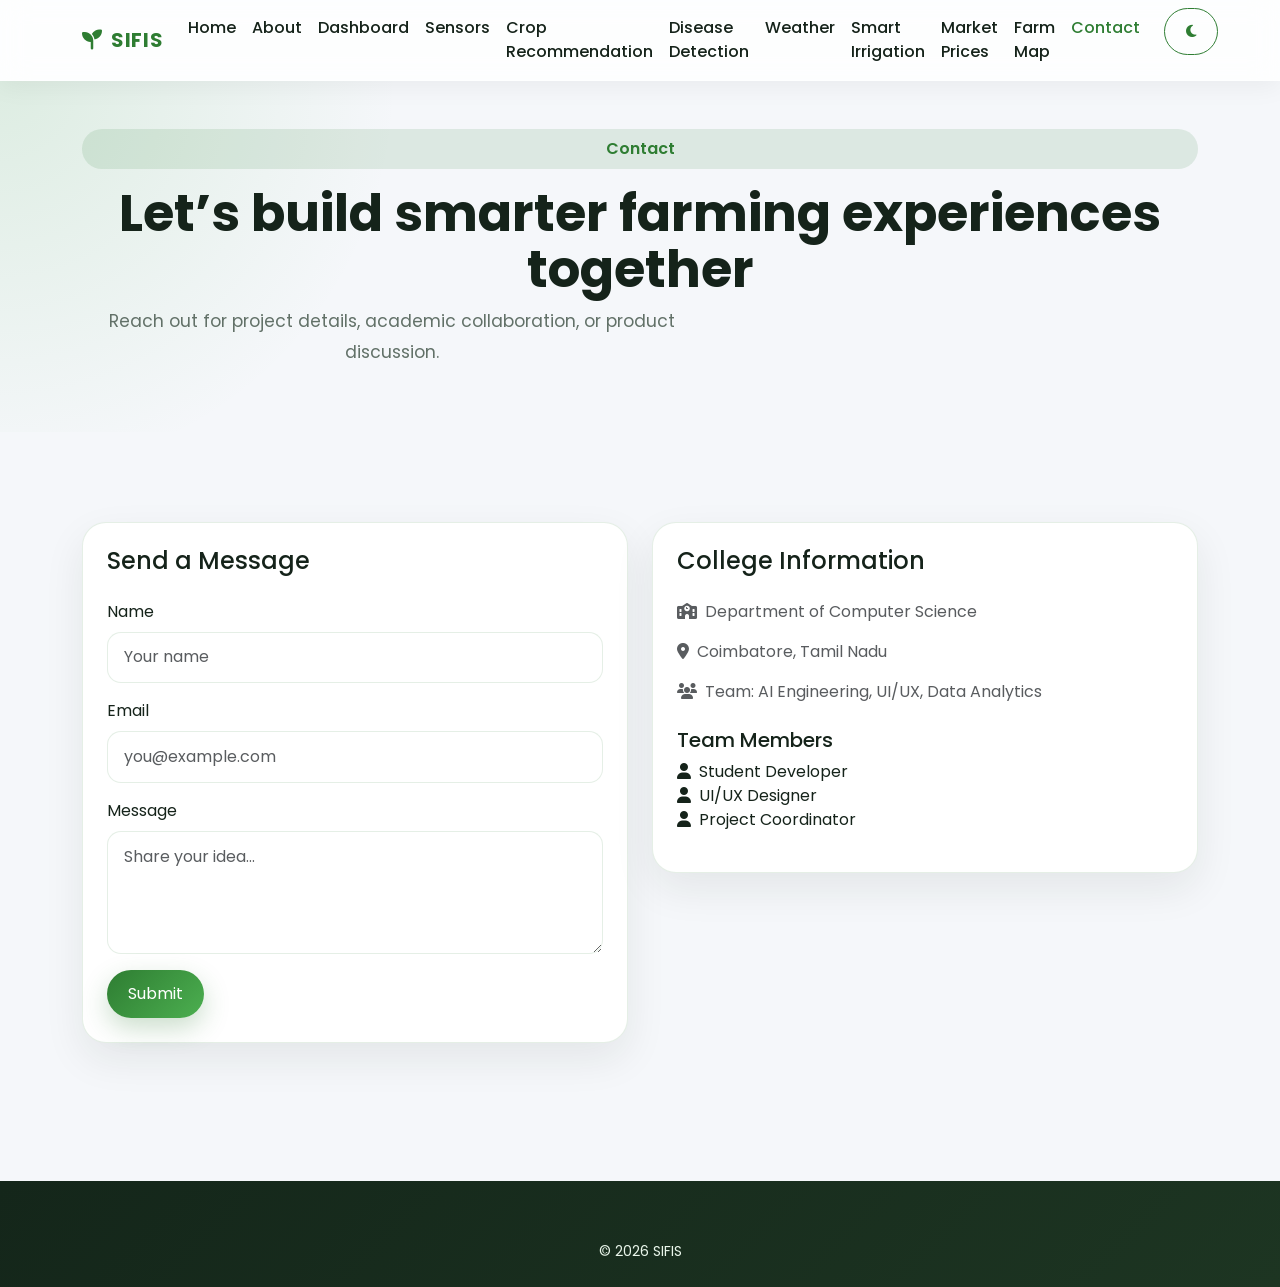
<file: contact.html>
<!DOCTYPE html>
<html lang="en">
  <head>
    <meta charset="UTF-8" />
    <meta name="viewport" content="width=device-width, initial-scale=1.0" />
    <title>Contact SIFIS</title>
    <link rel="preconnect" href="https://fonts.googleapis.com" />
    <link rel="preconnect" href="https://fonts.gstatic.com" crossorigin />
    <link href="https://fonts.googleapis.com/css2?family=Poppins:wght@300;400;500;600;700;800&display=swap" rel="stylesheet" />
    <link href="https://cdn.jsdelivr.net/npm/bootstrap@5.3.3/dist/css/bootstrap.min.css" rel="stylesheet" />
    <link href="https://cdnjs.cloudflare.com/ajax/libs/font-awesome/6.5.2/css/all.min.css" rel="stylesheet" />
    <link rel="stylesheet" href="css/style.css" />
    <link rel="stylesheet" href="css/dashboard.css" />
    <link rel="stylesheet" href="css/responsive.css" />
    <link rel="stylesheet" href="css/animation.css" />
  </head>
  <body>
    <div class="loader"><div class="spinner"></div></div>
    <nav class="navbar navbar-expand-lg sticky-top">
      <div class="container">
        <a class="navbar-brand" href="index.html"><i class="fa-solid fa-seedling me-2"></i>SIFIS</a>
        <button class="navbar-toggler" type="button" data-bs-toggle="collapse" data-bs-target="#navMenu"><span class="navbar-toggler-icon"></span></button>
        <div class="collapse navbar-collapse" id="navMenu">
          <ul class="navbar-nav ms-auto mb-2 mb-lg-0">
            <li class="nav-item"><a class="nav-link" href="index.html">Home</a></li>
            <li class="nav-item"><a class="nav-link" href="about.html">About</a></li>
            <li class="nav-item"><a class="nav-link" href="dashboard.html">Dashboard</a></li>
            <li class="nav-item"><a class="nav-link" href="sensors.html">Sensors</a></li>
            <li class="nav-item"><a class="nav-link" href="crop.html">Crop Recommendation</a></li>
            <li class="nav-item"><a class="nav-link" href="disease.html">Disease Detection</a></li>
            <li class="nav-item"><a class="nav-link" href="weather.html">Weather</a></li>
            <li class="nav-item"><a class="nav-link" href="irrigation.html">Smart Irrigation</a></li>
            <li class="nav-item"><a class="nav-link" href="market.html">Market Prices</a></li>
            <li class="nav-item"><a class="nav-link" href="map.html">Farm Map</a></li>
            <li class="nav-item"><a class="nav-link active" href="contact.html">Contact</a></li>
            <li class="nav-item"><button class="btn btn-sm btn-outline-primary ms-3" data-theme-toggle aria-pressed="false"><i class="fa-solid fa-moon"></i></button></li>
          </ul>
        </div>
      </div>
    </nav>

    <header class="hero-section py-5">
      <div class="container">
        <div class="text-center reveal">
          <div class="badge-soft mb-3">Contact</div>
          <h1 class="hero-title">Let’s build smarter farming experiences together</h1>
          <p class="hero-subtitle">Reach out for project details, academic collaboration, or product discussion.</p>
        </div>
      </div>
    </header>

    <main>
      <section>
        <div class="container">
          <div class="row g-4">
            <div class="col-lg-6 reveal">
              <div class="contact-card p-4">
                <h4 class="mb-4">Send a Message</h4>
                <form>
                  <div class="mb-3"><label class="form-label">Name</label><input class="form-control" placeholder="Your name" /></div>
                  <div class="mb-3"><label class="form-label">Email</label><input class="form-control" type="email" placeholder="you@example.com" /></div>
                  <div class="mb-3"><label class="form-label">Message</label><textarea class="form-control" rows="4" placeholder="Share your idea..."></textarea></div>
                  <button class="btn btn-primary" type="submit">Submit</button>
                </form>
              </div>
            </div>
            <div class="col-lg-6 reveal">
              <div class="contact-card p-4">
                <h4 class="mb-4">College Information</h4>
                <p class="text-muted"><i class="fa-solid fa-school me-2"></i>Department of Computer Science</p>
                <p class="text-muted"><i class="fa-solid fa-location-dot me-2"></i>Coimbatore, Tamil Nadu</p>
                <p class="text-muted"><i class="fa-solid fa-users me-2"></i>Team: AI Engineering, UI/UX, Data Analytics</p>
                <div class="mt-4">
                  <h5>Team Members</h5>
                  <ul class="list-unstyled">
                    <li><i class="fa-solid fa-user me-2"></i>Student Developer</li>
                    <li><i class="fa-solid fa-user me-2"></i>UI/UX Designer</li>
                    <li><i class="fa-solid fa-user me-2"></i>Project Coordinator</li>
                  </ul>
                </div>
              </div>
            </div>
          </div>
        </div>
      </section>
    </main>

    <footer class="footer mt-5">
      <div class="container"><div class="text-center small">© <span data-year></span> SIFIS</div></div>
    </footer>

    <button class="back-to-top" aria-label="Back to top"><i class="fa-solid fa-arrow-up"></i></button>

    <script src="https://cdn.jsdelivr.net/npm/bootstrap@5.3.3/dist/js/bootstrap.bundle.min.js"></script>
    <script src="js/app.js"></script>
  </body>
</html>
</file>
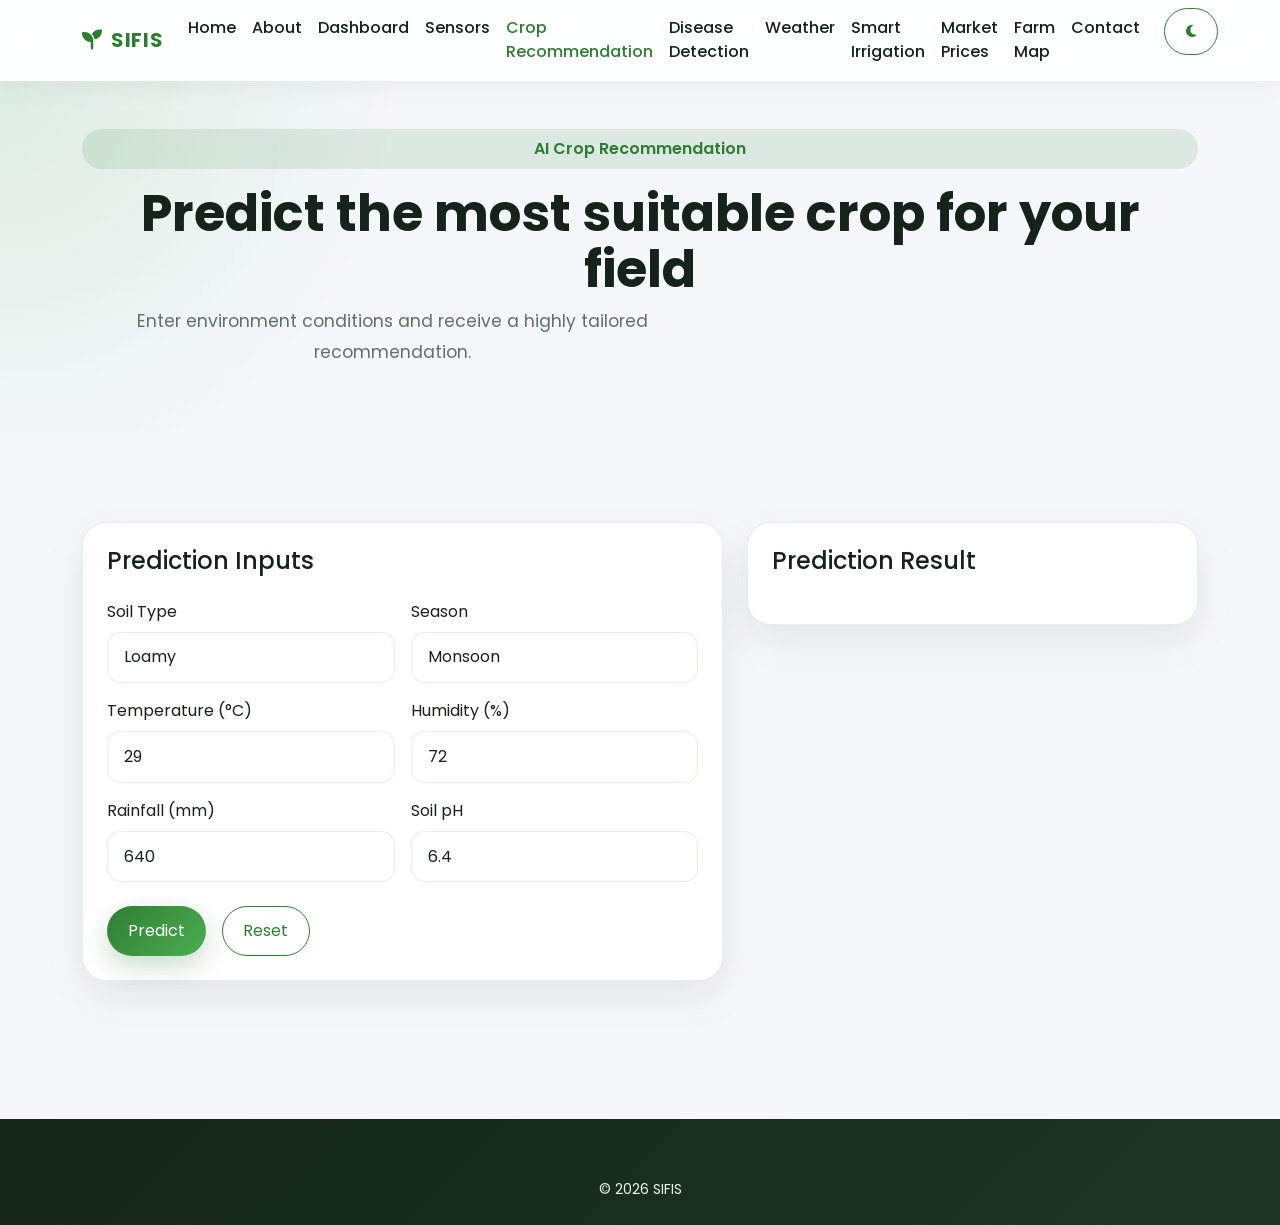
<file: crop.html>
<!DOCTYPE html>
<html lang="en">
  <head>
    <meta charset="UTF-8" />
    <meta name="viewport" content="width=device-width, initial-scale=1.0" />
    <title>Crop Recommendation</title>
    <link rel="preconnect" href="https://fonts.googleapis.com" />
    <link rel="preconnect" href="https://fonts.gstatic.com" crossorigin />
    <link href="https://fonts.googleapis.com/css2?family=Poppins:wght@300;400;500;600;700;800&display=swap" rel="stylesheet" />
    <link href="https://cdn.jsdelivr.net/npm/bootstrap@5.3.3/dist/css/bootstrap.min.css" rel="stylesheet" />
    <link href="https://cdnjs.cloudflare.com/ajax/libs/font-awesome/6.5.2/css/all.min.css" rel="stylesheet" />
    <link rel="stylesheet" href="css/style.css" />
    <link rel="stylesheet" href="css/dashboard.css" />
    <link rel="stylesheet" href="css/responsive.css" />
    <link rel="stylesheet" href="css/animation.css" />
  </head>
  <body>
    <div class="loader"><div class="spinner"></div></div>
    <nav class="navbar navbar-expand-lg sticky-top">
      <div class="container">
        <a class="navbar-brand" href="index.html"><i class="fa-solid fa-seedling me-2"></i>SIFIS</a>
        <button class="navbar-toggler" type="button" data-bs-toggle="collapse" data-bs-target="#navMenu"><span class="navbar-toggler-icon"></span></button>
        <div class="collapse navbar-collapse" id="navMenu">
          <ul class="navbar-nav ms-auto mb-2 mb-lg-0">
            <li class="nav-item"><a class="nav-link" href="index.html">Home</a></li>
            <li class="nav-item"><a class="nav-link" href="about.html">About</a></li>
            <li class="nav-item"><a class="nav-link" href="dashboard.html">Dashboard</a></li>
            <li class="nav-item"><a class="nav-link" href="sensors.html">Sensors</a></li>
            <li class="nav-item"><a class="nav-link active" href="crop.html">Crop Recommendation</a></li>
            <li class="nav-item"><a class="nav-link" href="disease.html">Disease Detection</a></li>
            <li class="nav-item"><a class="nav-link" href="weather.html">Weather</a></li>
            <li class="nav-item"><a class="nav-link" href="irrigation.html">Smart Irrigation</a></li>
            <li class="nav-item"><a class="nav-link" href="market.html">Market Prices</a></li>
            <li class="nav-item"><a class="nav-link" href="map.html">Farm Map</a></li>
            <li class="nav-item"><a class="nav-link" href="contact.html">Contact</a></li>
            <li class="nav-item"><button class="btn btn-sm btn-outline-primary ms-3" data-theme-toggle aria-pressed="false"><i class="fa-solid fa-moon"></i></button></li>
          </ul>
        </div>
      </div>
    </nav>

    <header class="hero-section py-5">
      <div class="container">
        <div class="text-center reveal">
          <div class="badge-soft mb-3">AI Crop Recommendation</div>
          <h1 class="hero-title">Predict the most suitable crop for your field</h1>
          <p class="hero-subtitle">Enter environment conditions and receive a highly tailored recommendation.</p>
        </div>
      </div>
    </header>

    <main>
      <section>
        <div class="container">
          <div class="row g-4">
            <div class="col-lg-7 reveal">
              <div class="form-card p-4">
                <h4 class="mb-4">Prediction Inputs</h4>
                <form data-crop-form>
                  <div class="row g-3">
                    <div class="col-md-6"><label class="form-label">Soil Type</label><select class="form-select" id="soilType"><option>Loamy</option><option>Clay</option><option>Sandy</option></select></div>
                    <div class="col-md-6"><label class="form-label">Season</label><select class="form-select" id="season"><option>Monsoon</option><option>Summer</option><option>Winter</option></select></div>
                    <div class="col-md-6"><label class="form-label">Temperature (°C)</label><input class="form-control" id="temperature" type="number" value="29" /></div>
                    <div class="col-md-6"><label class="form-label">Humidity (%)</label><input class="form-control" id="humidity" type="number" value="72" /></div>
                    <div class="col-md-6"><label class="form-label">Rainfall (mm)</label><input class="form-control" id="rainfall" type="number" value="640" /></div>
                    <div class="col-md-6"><label class="form-label">Soil pH</label><input class="form-control" id="ph" type="number" step="0.1" value="6.4" /></div>
                  </div>
                  <div class="d-flex gap-3 mt-4">
                    <button class="btn btn-primary" type="submit">Predict</button>
                    <button class="btn btn-outline-primary" type="button" data-reset>Reset</button>
                  </div>
                </form>
              </div>
            </div>
            <div class="col-lg-5 reveal">
              <div class="form-card p-4">
                <h4 class="mb-4">Prediction Result</h4>
                <div class="result-card d-none" data-prediction-card>
                  <div class="text-success fw-semibold mb-2"><i class="fa-solid fa-seedling me-2"></i>Recommended Crop</div>
                  <h5 id="recommendedCrop">-</h5>
                  <div class="mt-3"><strong>Confidence:</strong> <span id="confidence">-</span></div>
                  <div class="mt-2"><strong>Expected Yield:</strong> <span id="yield">-</span></div>
                  <div class="mt-2"><strong>Suitable Fertilizer:</strong> <span id="fertilizer">-</span></div>
                </div>
              </div>
            </div>
          </div>
        </div>
      </section>
    </main>

    <footer class="footer mt-5">
      <div class="container"><div class="text-center small">© <span data-year></span> SIFIS</div></div>
    </footer>

    <button class="back-to-top" aria-label="Back to top"><i class="fa-solid fa-arrow-up"></i></button>

    <script src="https://cdn.jsdelivr.net/npm/bootstrap@5.3.3/dist/js/bootstrap.bundle.min.js"></script>
    <script src="js/app.js"></script>
    <script src="js/crop.js"></script>
  </body>
</html>
</file>
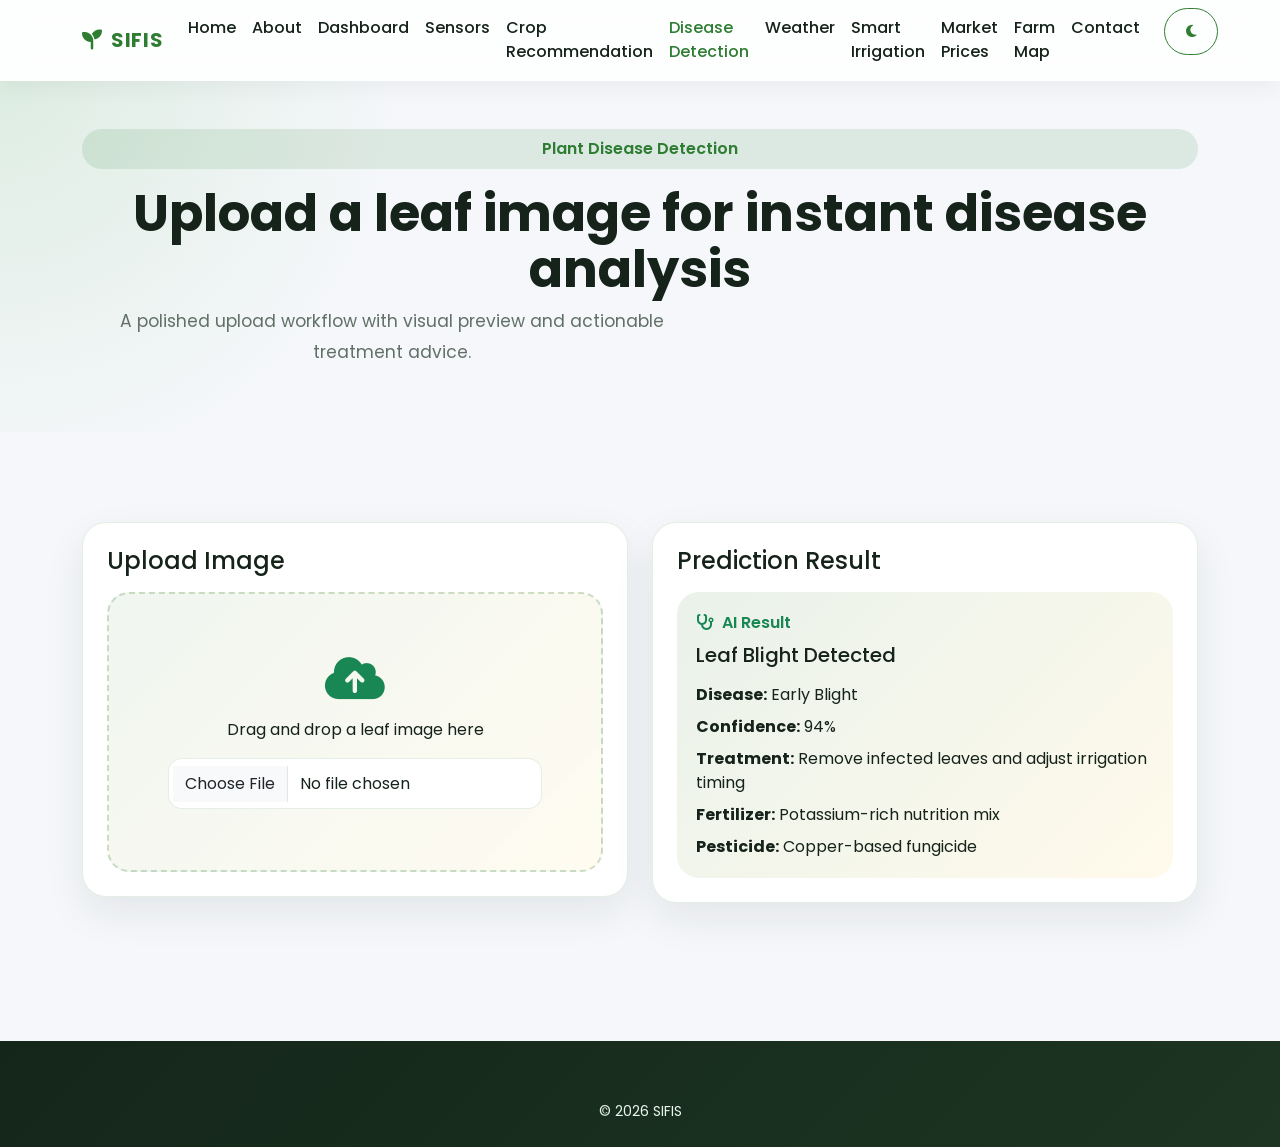
<file: disease.html>
<!DOCTYPE html>
<html lang="en">
  <head>
    <meta charset="UTF-8" />
    <meta name="viewport" content="width=device-width, initial-scale=1.0" />
    <title>Disease Detection</title>
    <link rel="preconnect" href="https://fonts.googleapis.com" />
    <link rel="preconnect" href="https://fonts.gstatic.com" crossorigin />
    <link href="https://fonts.googleapis.com/css2?family=Poppins:wght@300;400;500;600;700;800&display=swap" rel="stylesheet" />
    <link href="https://cdn.jsdelivr.net/npm/bootstrap@5.3.3/dist/css/bootstrap.min.css" rel="stylesheet" />
    <link href="https://cdnjs.cloudflare.com/ajax/libs/font-awesome/6.5.2/css/all.min.css" rel="stylesheet" />
    <link rel="stylesheet" href="css/style.css" />
    <link rel="stylesheet" href="css/dashboard.css" />
    <link rel="stylesheet" href="css/responsive.css" />
    <link rel="stylesheet" href="css/animation.css" />
  </head>
  <body>
    <div class="loader"><div class="spinner"></div></div>
    <nav class="navbar navbar-expand-lg sticky-top">
      <div class="container">
        <a class="navbar-brand" href="index.html"><i class="fa-solid fa-seedling me-2"></i>SIFIS</a>
        <button class="navbar-toggler" type="button" data-bs-toggle="collapse" data-bs-target="#navMenu"><span class="navbar-toggler-icon"></span></button>
        <div class="collapse navbar-collapse" id="navMenu">
          <ul class="navbar-nav ms-auto mb-2 mb-lg-0">
            <li class="nav-item"><a class="nav-link" href="index.html">Home</a></li>
            <li class="nav-item"><a class="nav-link" href="about.html">About</a></li>
            <li class="nav-item"><a class="nav-link" href="dashboard.html">Dashboard</a></li>
            <li class="nav-item"><a class="nav-link" href="sensors.html">Sensors</a></li>
            <li class="nav-item"><a class="nav-link" href="crop.html">Crop Recommendation</a></li>
            <li class="nav-item"><a class="nav-link active" href="disease.html">Disease Detection</a></li>
            <li class="nav-item"><a class="nav-link" href="weather.html">Weather</a></li>
            <li class="nav-item"><a class="nav-link" href="irrigation.html">Smart Irrigation</a></li>
            <li class="nav-item"><a class="nav-link" href="market.html">Market Prices</a></li>
            <li class="nav-item"><a class="nav-link" href="map.html">Farm Map</a></li>
            <li class="nav-item"><a class="nav-link" href="contact.html">Contact</a></li>
            <li class="nav-item"><button class="btn btn-sm btn-outline-primary ms-3" data-theme-toggle aria-pressed="false"><i class="fa-solid fa-moon"></i></button></li>
          </ul>
        </div>
      </div>
    </nav>

    <header class="hero-section py-5">
      <div class="container">
        <div class="text-center reveal">
          <div class="badge-soft mb-3">Plant Disease Detection</div>
          <h1 class="hero-title">Upload a leaf image for instant disease analysis</h1>
          <p class="hero-subtitle">A polished upload workflow with visual preview and actionable treatment advice.</p>
        </div>
      </div>
    </header>

    <main>
      <section>
        <div class="container">
          <div class="row g-4">
            <div class="col-lg-6 reveal">
              <div class="form-card p-4">
                <h4 class="mb-3">Upload Image</h4>
                <div class="preview-box">
                  <div class="text-center">
                    <i class="fa-solid fa-cloud-arrow-up fa-3x text-success mb-3"></i>
                    <p class="mb-2">Drag and drop a leaf image here</p>
                    <input type="file" class="form-control mt-3" />
                  </div>
                </div>
              </div>
            </div>
            <div class="col-lg-6 reveal">
              <div class="form-card p-4">
                <h4 class="mb-3">Prediction Result</h4>
                <div class="result-card">
                  <div class="text-success fw-semibold mb-2"><i class="fa-solid fa-stethoscope me-2"></i>AI Result</div>
                  <h5>Leaf Blight Detected</h5>
                  <div class="mt-3"><strong>Disease:</strong> Early Blight</div>
                  <div class="mt-2"><strong>Confidence:</strong> 94%</div>
                  <div class="mt-2"><strong>Treatment:</strong> Remove infected leaves and adjust irrigation timing</div>
                  <div class="mt-2"><strong>Fertilizer:</strong> Potassium-rich nutrition mix</div>
                  <div class="mt-2"><strong>Pesticide:</strong> Copper-based fungicide</div>
                </div>
              </div>
            </div>
          </div>
        </div>
      </section>
    </main>

    <footer class="footer mt-5">
      <div class="container"><div class="text-center small">© <span data-year></span> SIFIS</div></div>
    </footer>

    <button class="back-to-top" aria-label="Back to top"><i class="fa-solid fa-arrow-up"></i></button>

    <script src="https://cdn.jsdelivr.net/npm/bootstrap@5.3.3/dist/js/bootstrap.bundle.min.js"></script>
    <script src="js/app.js"></script>
    <script src="js/animation.js"></script>
  </body>
</html>
</file>
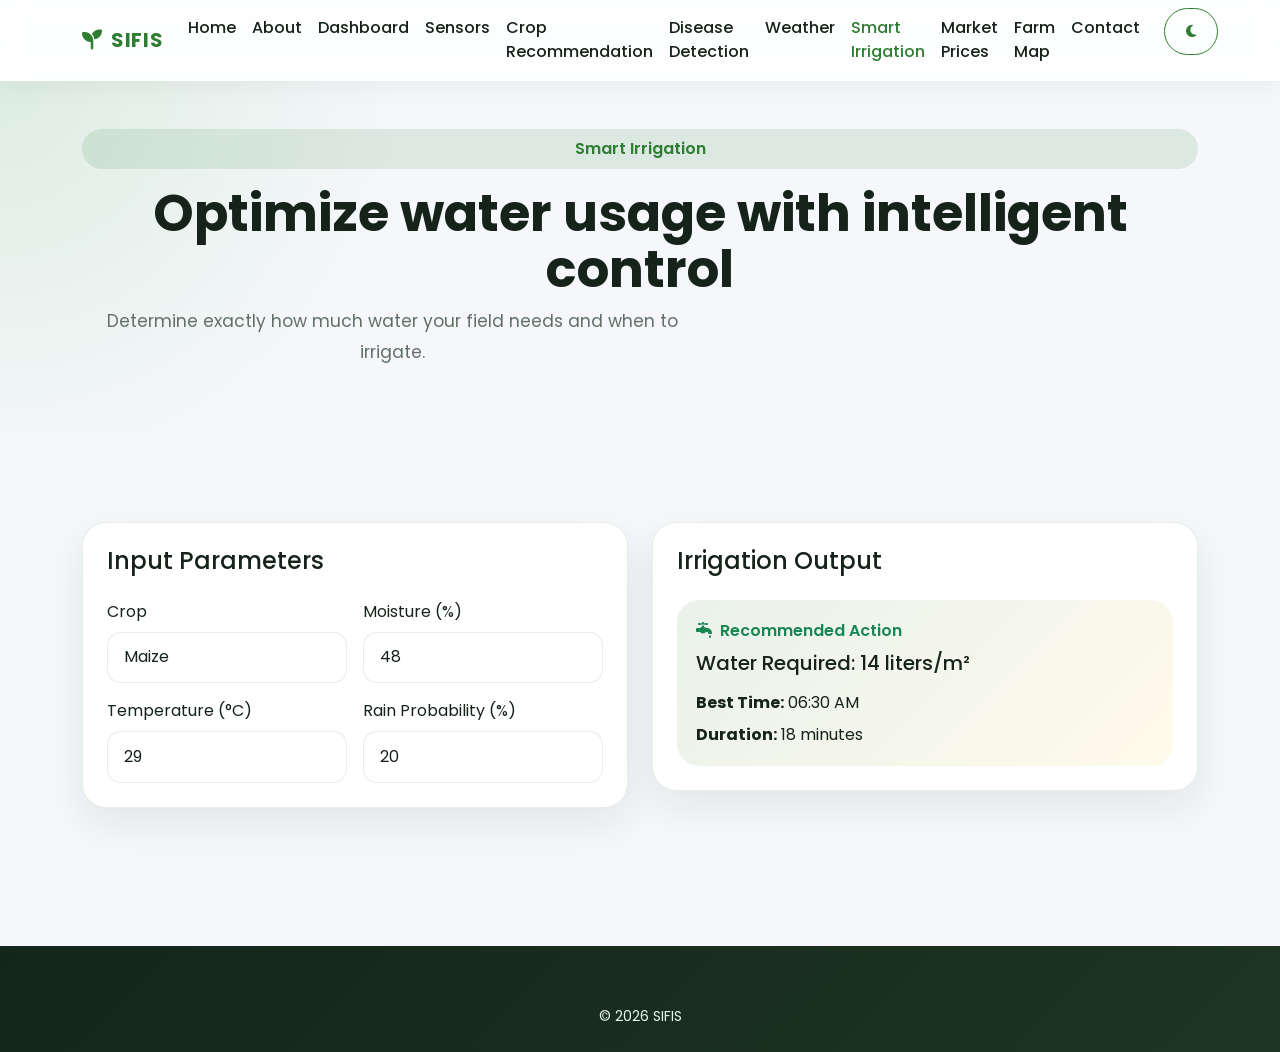
<file: irrigation.html>
<!DOCTYPE html>
<html lang="en">
  <head>
    <meta charset="UTF-8" />
    <meta name="viewport" content="width=device-width, initial-scale=1.0" />
    <title>Smart Irrigation</title>
    <link rel="preconnect" href="https://fonts.googleapis.com" />
    <link rel="preconnect" href="https://fonts.gstatic.com" crossorigin />
    <link href="https://fonts.googleapis.com/css2?family=Poppins:wght@300;400;500;600;700;800&display=swap" rel="stylesheet" />
    <link href="https://cdn.jsdelivr.net/npm/bootstrap@5.3.3/dist/css/bootstrap.min.css" rel="stylesheet" />
    <link href="https://cdnjs.cloudflare.com/ajax/libs/font-awesome/6.5.2/css/all.min.css" rel="stylesheet" />
    <link rel="stylesheet" href="css/style.css" />
    <link rel="stylesheet" href="css/dashboard.css" />
    <link rel="stylesheet" href="css/responsive.css" />
    <link rel="stylesheet" href="css/animation.css" />
  </head>
  <body>
    <div class="loader"><div class="spinner"></div></div>
    <nav class="navbar navbar-expand-lg sticky-top">
      <div class="container">
        <a class="navbar-brand" href="index.html"><i class="fa-solid fa-seedling me-2"></i>SIFIS</a>
        <button class="navbar-toggler" type="button" data-bs-toggle="collapse" data-bs-target="#navMenu"><span class="navbar-toggler-icon"></span></button>
        <div class="collapse navbar-collapse" id="navMenu">
          <ul class="navbar-nav ms-auto mb-2 mb-lg-0">
            <li class="nav-item"><a class="nav-link" href="index.html">Home</a></li>
            <li class="nav-item"><a class="nav-link" href="about.html">About</a></li>
            <li class="nav-item"><a class="nav-link" href="dashboard.html">Dashboard</a></li>
            <li class="nav-item"><a class="nav-link" href="sensors.html">Sensors</a></li>
            <li class="nav-item"><a class="nav-link" href="crop.html">Crop Recommendation</a></li>
            <li class="nav-item"><a class="nav-link" href="disease.html">Disease Detection</a></li>
            <li class="nav-item"><a class="nav-link" href="weather.html">Weather</a></li>
            <li class="nav-item"><a class="nav-link active" href="irrigation.html">Smart Irrigation</a></li>
            <li class="nav-item"><a class="nav-link" href="market.html">Market Prices</a></li>
            <li class="nav-item"><a class="nav-link" href="map.html">Farm Map</a></li>
            <li class="nav-item"><a class="nav-link" href="contact.html">Contact</a></li>
            <li class="nav-item"><button class="btn btn-sm btn-outline-primary ms-3" data-theme-toggle aria-pressed="false"><i class="fa-solid fa-moon"></i></button></li>
          </ul>
        </div>
      </div>
    </nav>

    <header class="hero-section py-5">
      <div class="container">
        <div class="text-center reveal">
          <div class="badge-soft mb-3">Smart Irrigation</div>
          <h1 class="hero-title">Optimize water usage with intelligent control</h1>
          <p class="hero-subtitle">Determine exactly how much water your field needs and when to irrigate.</p>
        </div>
      </div>
    </header>

    <main>
      <section>
        <div class="container">
          <div class="row g-4">
            <div class="col-lg-6 reveal">
              <div class="form-card p-4">
                <h4 class="mb-4">Input Parameters</h4>
                <div class="row g-3">
                  <div class="col-md-6"><label class="form-label">Crop</label><select class="form-select"><option>Maize</option><option>Rice</option><option>Tomato</option></select></div>
                  <div class="col-md-6"><label class="form-label">Moisture (%)</label><input class="form-control" type="number" value="48" /></div>
                  <div class="col-md-6"><label class="form-label">Temperature (°C)</label><input class="form-control" type="number" value="29" /></div>
                  <div class="col-md-6"><label class="form-label">Rain Probability (%)</label><input class="form-control" type="number" value="20" /></div>
                </div>
              </div>
            </div>
            <div class="col-lg-6 reveal">
              <div class="form-card p-4">
                <h4 class="mb-4">Irrigation Output</h4>
                <div class="result-card">
                  <div class="text-success fw-semibold mb-2"><i class="fa-solid fa-faucet-drip me-2"></i>Recommended Action</div>
                  <h5>Water Required: 14 liters/m²</h5>
                  <div class="mt-3"><strong>Best Time:</strong> 06:30 AM</div>
                  <div class="mt-2"><strong>Duration:</strong> 18 minutes</div>
                </div>
              </div>
            </div>
          </div>
        </div>
      </section>
    </main>

    <footer class="footer mt-5">
      <div class="container"><div class="text-center small">© <span data-year></span> SIFIS</div></div>
    </footer>

    <button class="back-to-top" aria-label="Back to top"><i class="fa-solid fa-arrow-up"></i></button>

    <script src="https://cdn.jsdelivr.net/npm/bootstrap@5.3.3/dist/js/bootstrap.bundle.min.js"></script>
    <script src="js/app.js"></script>
  </body>
</html>
</file>
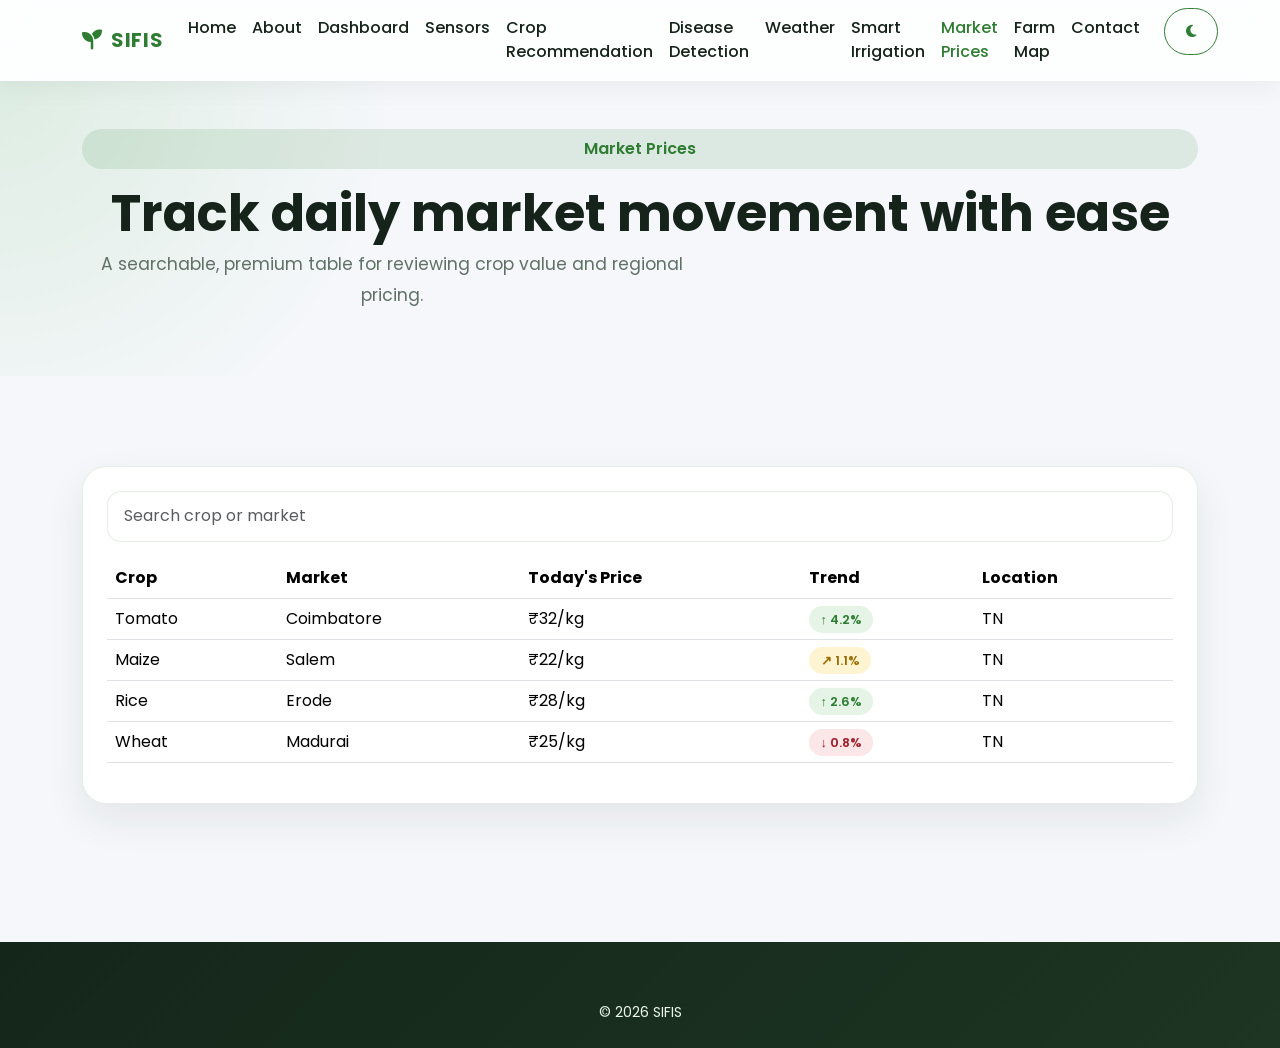
<file: market.html>
<!DOCTYPE html>
<html lang="en">
  <head>
    <meta charset="UTF-8" />
    <meta name="viewport" content="width=device-width, initial-scale=1.0" />
    <title>Market Prices</title>
    <link rel="preconnect" href="https://fonts.googleapis.com" />
    <link rel="preconnect" href="https://fonts.gstatic.com" crossorigin />
    <link href="https://fonts.googleapis.com/css2?family=Poppins:wght@300;400;500;600;700;800&display=swap" rel="stylesheet" />
    <link href="https://cdn.jsdelivr.net/npm/bootstrap@5.3.3/dist/css/bootstrap.min.css" rel="stylesheet" />
    <link href="https://cdnjs.cloudflare.com/ajax/libs/font-awesome/6.5.2/css/all.min.css" rel="stylesheet" />
    <link rel="stylesheet" href="css/style.css" />
    <link rel="stylesheet" href="css/dashboard.css" />
    <link rel="stylesheet" href="css/responsive.css" />
    <link rel="stylesheet" href="css/animation.css" />
  </head>
  <body>
    <div class="loader"><div class="spinner"></div></div>
    <nav class="navbar navbar-expand-lg sticky-top">
      <div class="container">
        <a class="navbar-brand" href="index.html"><i class="fa-solid fa-seedling me-2"></i>SIFIS</a>
        <button class="navbar-toggler" type="button" data-bs-toggle="collapse" data-bs-target="#navMenu"><span class="navbar-toggler-icon"></span></button>
        <div class="collapse navbar-collapse" id="navMenu">
          <ul class="navbar-nav ms-auto mb-2 mb-lg-0">
            <li class="nav-item"><a class="nav-link" href="index.html">Home</a></li>
            <li class="nav-item"><a class="nav-link" href="about.html">About</a></li>
            <li class="nav-item"><a class="nav-link" href="dashboard.html">Dashboard</a></li>
            <li class="nav-item"><a class="nav-link" href="sensors.html">Sensors</a></li>
            <li class="nav-item"><a class="nav-link" href="crop.html">Crop Recommendation</a></li>
            <li class="nav-item"><a class="nav-link" href="disease.html">Disease Detection</a></li>
            <li class="nav-item"><a class="nav-link" href="weather.html">Weather</a></li>
            <li class="nav-item"><a class="nav-link" href="irrigation.html">Smart Irrigation</a></li>
            <li class="nav-item"><a class="nav-link active" href="market.html">Market Prices</a></li>
            <li class="nav-item"><a class="nav-link" href="map.html">Farm Map</a></li>
            <li class="nav-item"><a class="nav-link" href="contact.html">Contact</a></li>
            <li class="nav-item"><button class="btn btn-sm btn-outline-primary ms-3" data-theme-toggle aria-pressed="false"><i class="fa-solid fa-moon"></i></button></li>
          </ul>
        </div>
      </div>
    </nav>

    <header class="hero-section py-5">
      <div class="container">
        <div class="text-center reveal">
          <div class="badge-soft mb-3">Market Prices</div>
          <h1 class="hero-title">Track daily market movement with ease</h1>
          <p class="hero-subtitle">A searchable, premium table for reviewing crop value and regional pricing.</p>
        </div>
      </div>
    </header>

    <main>
      <section>
        <div class="container">
          <div class="table-card p-4 reveal">
            <input class="form-control mb-3" type="text" placeholder="Search crop or market" />
            <div class="table-responsive">
              <table class="table table-hover">
                <thead>
                  <tr><th>Crop</th><th>Market</th><th>Today's Price</th><th>Trend</th><th>Location</th></tr>
                </thead>
                <tbody>
                  <tr><td>Tomato</td><td>Coimbatore</td><td>₹32/kg</td><td><span class="badge-status status-good">↑ 4.2%</span></td><td>TN</td></tr>
                  <tr><td>Maize</td><td>Salem</td><td>₹22/kg</td><td><span class="badge-status status-warn">↗ 1.1%</span></td><td>TN</td></tr>
                  <tr><td>Rice</td><td>Erode</td><td>₹28/kg</td><td><span class="badge-status status-good">↑ 2.6%</span></td><td>TN</td></tr>
                  <tr><td>Wheat</td><td>Madurai</td><td>₹25/kg</td><td><span class="badge-status status-alert">↓ 0.8%</span></td><td>TN</td></tr>
                </tbody>
              </table>
            </div>
          </div>
        </div>
      </section>
    </main>

    <footer class="footer mt-5">
      <div class="container"><div class="text-center small">© <span data-year></span> SIFIS</div></div>
    </footer>

    <button class="back-to-top" aria-label="Back to top"><i class="fa-solid fa-arrow-up"></i></button>

    <script src="https://cdn.jsdelivr.net/npm/bootstrap@5.3.3/dist/js/bootstrap.bundle.min.js"></script>
    <script src="js/app.js"></script>
  </body>
</html>
</file>
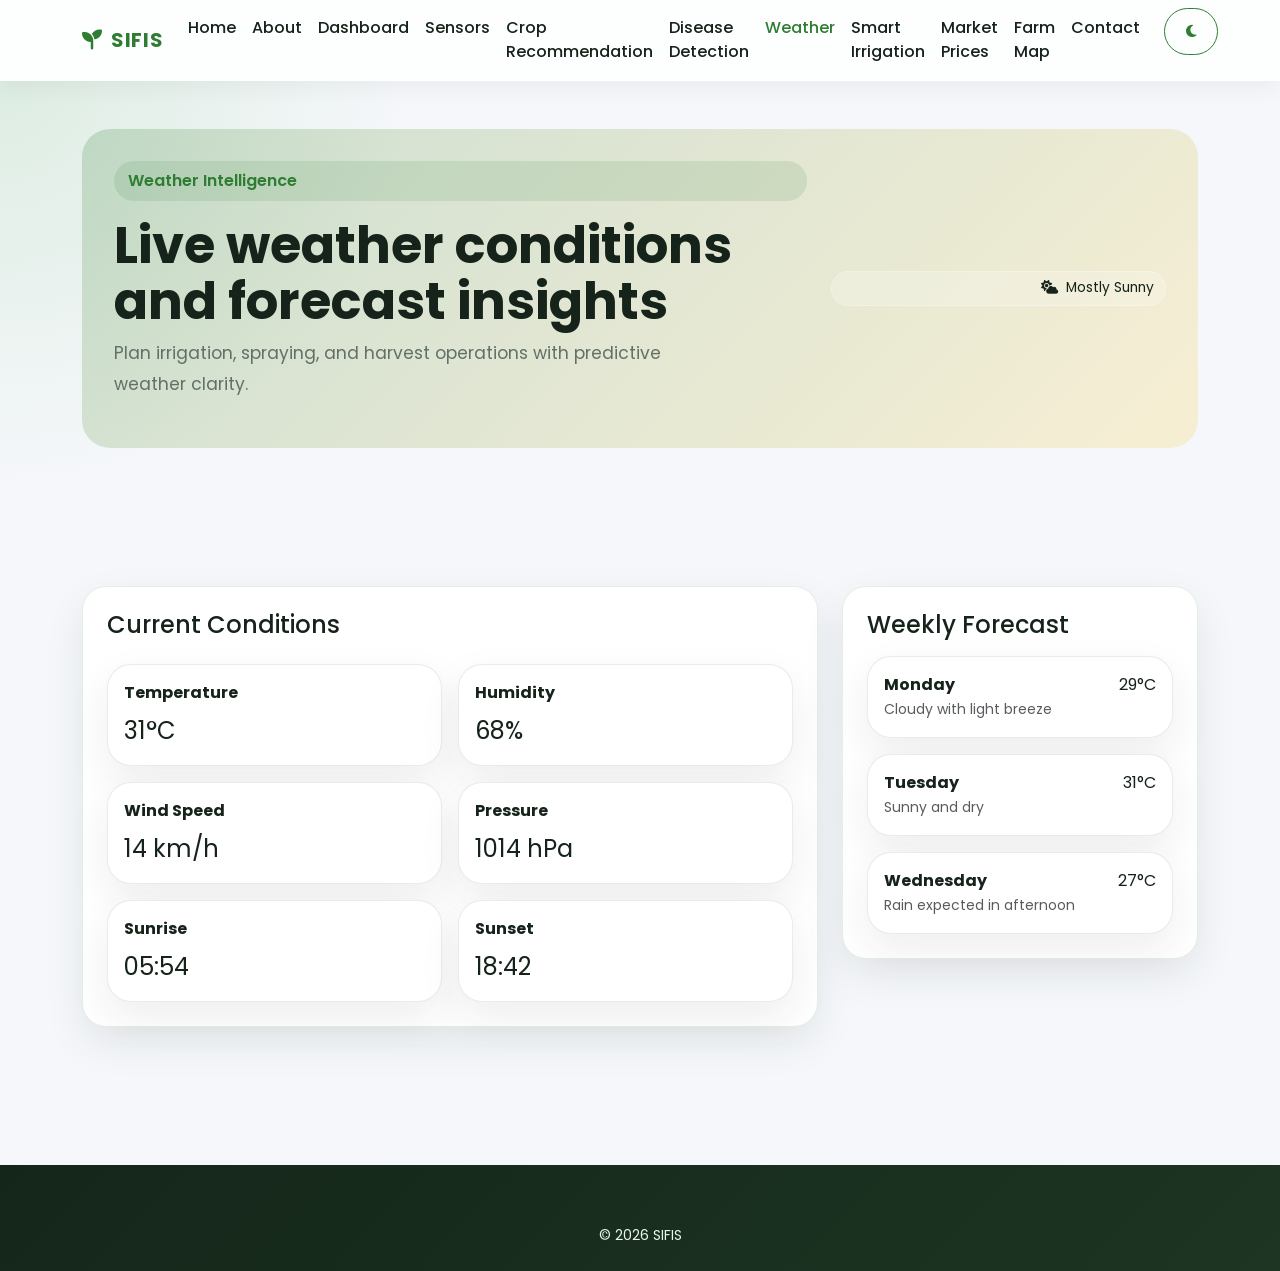
<file: weather.html>
<!DOCTYPE html>
<html lang="en">
  <head>
    <meta charset="UTF-8" />
    <meta name="viewport" content="width=device-width, initial-scale=1.0" />
    <title>Weather Intelligence</title>
    <link rel="preconnect" href="https://fonts.googleapis.com" />
    <link rel="preconnect" href="https://fonts.gstatic.com" crossorigin />
    <link href="https://fonts.googleapis.com/css2?family=Poppins:wght@300;400;500;600;700;800&display=swap" rel="stylesheet" />
    <link href="https://cdn.jsdelivr.net/npm/bootstrap@5.3.3/dist/css/bootstrap.min.css" rel="stylesheet" />
    <link href="https://cdnjs.cloudflare.com/ajax/libs/font-awesome/6.5.2/css/all.min.css" rel="stylesheet" />
    <link rel="stylesheet" href="css/style.css" />
    <link rel="stylesheet" href="css/dashboard.css" />
    <link rel="stylesheet" href="css/responsive.css" />
    <link rel="stylesheet" href="css/animation.css" />
  </head>
  <body>
    <div class="loader"><div class="spinner"></div></div>
    <nav class="navbar navbar-expand-lg sticky-top">
      <div class="container">
        <a class="navbar-brand" href="index.html"><i class="fa-solid fa-seedling me-2"></i>SIFIS</a>
        <button class="navbar-toggler" type="button" data-bs-toggle="collapse" data-bs-target="#navMenu"><span class="navbar-toggler-icon"></span></button>
        <div class="collapse navbar-collapse" id="navMenu">
          <ul class="navbar-nav ms-auto mb-2 mb-lg-0">
            <li class="nav-item"><a class="nav-link" href="index.html">Home</a></li>
            <li class="nav-item"><a class="nav-link" href="about.html">About</a></li>
            <li class="nav-item"><a class="nav-link" href="dashboard.html">Dashboard</a></li>
            <li class="nav-item"><a class="nav-link" href="sensors.html">Sensors</a></li>
            <li class="nav-item"><a class="nav-link" href="crop.html">Crop Recommendation</a></li>
            <li class="nav-item"><a class="nav-link" href="disease.html">Disease Detection</a></li>
            <li class="nav-item"><a class="nav-link active" href="weather.html">Weather</a></li>
            <li class="nav-item"><a class="nav-link" href="irrigation.html">Smart Irrigation</a></li>
            <li class="nav-item"><a class="nav-link" href="market.html">Market Prices</a></li>
            <li class="nav-item"><a class="nav-link" href="map.html">Farm Map</a></li>
            <li class="nav-item"><a class="nav-link" href="contact.html">Contact</a></li>
            <li class="nav-item"><button class="btn btn-sm btn-outline-primary ms-3" data-theme-toggle aria-pressed="false"><i class="fa-solid fa-moon"></i></button></li>
          </ul>
        </div>
      </div>
    </nav>

    <header class="hero-section py-5">
      <div class="container">
        <div class="weather-hero reveal">
          <div class="row align-items-center g-4">
            <div class="col-lg-8">
              <div class="badge-soft mb-3">Weather Intelligence</div>
              <h1 class="hero-title">Live weather conditions and forecast insights</h1>
              <p class="hero-subtitle">Plan irrigation, spraying, and harvest operations with predictive weather clarity.</p>
            </div>
            <div class="col-lg-4 text-lg-end">
              <div class="weather-chip"><i class="fa-solid fa-cloud-sun me-2"></i>Mostly Sunny</div>
            </div>
          </div>
        </div>
      </div>
    </header>

    <main>
      <section>
        <div class="container">
          <div class="row g-4">
            <div class="col-lg-8 reveal">
              <div class="glass-card p-4">
                <h4 class="mb-4">Current Conditions</h4>
                <div class="row g-3">
                  <div class="col-md-6"><div class="info-card p-3"><strong>Temperature</strong><div class="fs-4 mt-2">31°C</div></div></div>
                  <div class="col-md-6"><div class="info-card p-3"><strong>Humidity</strong><div class="fs-4 mt-2">68%</div></div></div>
                  <div class="col-md-6"><div class="info-card p-3"><strong>Wind Speed</strong><div class="fs-4 mt-2">14 km/h</div></div></div>
                  <div class="col-md-6"><div class="info-card p-3"><strong>Pressure</strong><div class="fs-4 mt-2">1014 hPa</div></div></div>
                  <div class="col-md-6"><div class="info-card p-3"><strong>Sunrise</strong><div class="fs-4 mt-2">05:54</div></div></div>
                  <div class="col-md-6"><div class="info-card p-3"><strong>Sunset</strong><div class="fs-4 mt-2">18:42</div></div></div>
                </div>
              </div>
            </div>
            <div class="col-lg-4 reveal">
              <div class="glass-card p-4">
                <h4 class="mb-3">Weekly Forecast</h4>
                <div class="d-grid gap-3">
                  <div class="info-card p-3" data-weather-card><div class="d-flex justify-content-between"><strong>Monday</strong><span>29°C</span></div><small class="text-muted">Cloudy with light breeze</small></div>
                  <div class="info-card p-3" data-weather-card><div class="d-flex justify-content-between"><strong>Tuesday</strong><span>31°C</span></div><small class="text-muted">Sunny and dry</small></div>
                  <div class="info-card p-3" data-weather-card><div class="d-flex justify-content-between"><strong>Wednesday</strong><span>27°C</span></div><small class="text-muted">Rain expected in afternoon</small></div>
                </div>
              </div>
            </div>
          </div>
        </div>
      </section>
    </main>

    <footer class="footer mt-5">
      <div class="container"><div class="text-center small">© <span data-year></span> SIFIS</div></div>
    </footer>

    <button class="back-to-top" aria-label="Back to top"><i class="fa-solid fa-arrow-up"></i></button>

    <script src="https://cdn.jsdelivr.net/npm/bootstrap@5.3.3/dist/js/bootstrap.bundle.min.js"></script>
    <script src="js/app.js"></script>
    <script src="js/weather.js"></script>
  </body>
</html>
</file>
<file: css/style.css>
:root {
  --primary: #2E7D32;
  --primary-dark: #1B5E20;
  --secondary: #4CAF50;
  --accent: #FFC107;
  --bg: #F5F7FA;
  --card: #FFFFFF;
  --text: #15231A;
  --muted: #627168;
  --border: rgba(46, 125, 50, 0.12);
  --shadow: 0 16px 40px rgba(21, 35, 26, 0.08);
  --gradient: linear-gradient(135deg, var(--primary) 0%, var(--secondary) 100%);
}

body.dark-theme {
  --bg: #07110d;
  --card: #0e1a13;
  --text: #f4f8f3;
  --muted: #91a58f;
  --border: rgba(255, 255, 255, 0.1);
  --shadow: 0 18px 45px rgba(0, 0, 0, 0.28);
}

body {
  font-family: 'Poppins', sans-serif;
  background: var(--bg);
  color: var(--text);
  transition: background 0.3s ease, color 0.3s ease;
}

img {
  max-width: 100%;
  display: block;
}

a {
  color: inherit;
  text-decoration: none;
}

section {
  padding: 90px 0;
}

.navbar {
  background: rgba(255,255,255,.82);
  backdrop-filter: blur(14px);
  box-shadow: 0 6px 24px rgba(0,0,0,.05);
  border-bottom: 1px solid rgba(255,255,255,.4);
}

body.dark-theme .navbar {
  background: rgba(7,17,13,.9);
  box-shadow: 0 8px 30px rgba(0,0,0,.25);
}

.navbar-brand {
  font-weight: 700;
  letter-spacing: .04em;
  color: var(--primary) !important;
}

.nav-link {
  font-weight: 500;
  color: var(--text) !important;
  transition: color .2s ease;
}

.nav-link:hover,
.nav-link.active {
  color: var(--primary) !important;
}

.btn-primary,
.btn-outline-primary {
  border-radius: 999px;
  padding: 0.75rem 1.3rem;
  transition: transform .2s ease, box-shadow .2s ease;
}

.btn-primary {
  background: var(--gradient);
  border: none;
  color: #fff;
  box-shadow: 0 10px 26px rgba(46,125,50,.25);
}

.btn-primary:hover,
.btn-outline-primary:hover {
  transform: translateY(-2px);
}

.btn-outline-primary {
  border-color: var(--primary);
  color: var(--primary);
}

.hero-section {
  padding-top: 130px;
  padding-bottom: 90px;
  background: radial-gradient(circle at top left, rgba(76,175,80,.14), transparent 30%), var(--bg);
}

.hero-title {
  font-size: clamp(2.3rem, 4vw, 3.7rem);
  font-weight: 700;
  line-height: 1.1;
}

.hero-subtitle {
  color: var(--muted);
  font-size: 1.08rem;
  line-height: 1.8;
  max-width: 620px;
}

.hero-card,
.glass-card,
.metric-card,
.stat-card,
.info-card,
.chart-card,
.form-card,
.table-card,
.sensor-card,
.contact-card,
.map-card {
  background: var(--card);
  border: 1px solid var(--border);
  box-shadow: var(--shadow);
  border-radius: 24px;
}

.metric-card,
.stat-card,
.info-card,
.chart-card,
.form-card,
.table-card,
.sensor-card,
.contact-card,
.map-card {
  padding: 1.25rem;
}

.section-title {
  font-weight: 700;
  font-size: 2rem;
  margin-bottom: 0.6rem;
}

.section-subtitle {
  color: var(--muted);
  max-width: 680px;
  margin: 0 auto 2rem;
}

.badge-soft {
  background: rgba(46,125,50,.12);
  color: var(--primary);
  padding: 0.5rem 0.9rem;
  border-radius: 999px;
  font-weight: 600;
}

.feature-icon {
  width: 54px;
  height: 54px;
  border-radius: 16px;
  display: grid;
  place-items: center;
  background: linear-gradient(135deg, rgba(46,125,50,.16), rgba(255,193,7,.16));
  color: var(--primary);
  font-size: 1.25rem;
  margin-bottom: 1rem;
}

.counter-box {
  display: flex;
  align-items: center;
  gap: 0.8rem;
  margin-top: 1rem;
}

.counter-number {
  font-size: 2rem;
  font-weight: 700;
  color: var(--primary);
}

.timeline-item {
  padding-left: 1.2rem;
  border-left: 2px solid rgba(46,125,50,.2);
  margin-bottom: 1rem;
}

.footer {
  background: linear-gradient(135deg, #14261a, #1d3522);
  color: #eaf6eb;
  padding: 60px 0 25px;
}

.footer a {
  color: #dcebdc;
}

.footer a:hover {
  color: #fff;
}

.back-to-top {
  position: fixed;
  right: 24px;
  bottom: 24px;
  border: none;
  border-radius: 999px;
  width: 46px;
  height: 46px;
  background: var(--gradient);
  color: #fff;
  box-shadow: var(--shadow);
  opacity: 0;
  pointer-events: none;
  transition: opacity .3s ease, transform .3s ease;
  z-index: 999;
}

.back-to-top.show {
  opacity: 1;
  pointer-events: auto;
}

.back-to-top:hover {
  transform: translateY(-3px);
}

.loader {
  position: fixed;
  inset: 0;
  background: #fff;
  z-index: 9999;
  display: grid;
  place-items: center;
  transition: opacity .4s ease;
}

body.dark-theme .loader {
  background: #07110d;
}

.loader.hide {
  opacity: 0;
  pointer-events: none;
}

.spinner {
  width: 56px;
  height: 56px;
  border: 4px solid rgba(46,125,50,.15);
  border-top-color: var(--primary);
  border-radius: 50%;
  animation: spin 1s linear infinite;
}

@keyframes spin {
  to { transform: rotate(360deg); }
}

.table thead {
  background: rgba(46,125,50,.08);
}

.table td,
.table th {
  vertical-align: middle;
}

.badge-status {
  padding: 0.3rem 0.7rem;
  border-radius: 999px;
  font-size: 0.8rem;
  font-weight: 600;
}

.status-good {
  background: rgba(76,175,80,.14);
  color: var(--primary);
}

.status-warn {
  background: rgba(255,193,7,.18);
  color: #996d00;
}

.status-alert {
  background: rgba(220,53,69,.12);
  color: #9d1f2a;
}

.form-control,
.form-select {
  border-radius: 14px;
  border: 1px solid var(--border);
  padding: 0.8rem 1rem;
  background: var(--card);
  color: var(--text);
}

.form-control:focus,
.form-select:focus {
  border-color: var(--primary);
  box-shadow: 0 0 0 0.2rem rgba(46,125,50,.16);
}

.preview-box {
  min-height: 280px;
  border: 2px dashed rgba(46,125,50,.24);
  border-radius: 22px;
  display: grid;
  place-items: center;
  padding: 1rem;
  background: linear-gradient(135deg, rgba(46,125,50,.07), rgba(255,193,7,.06));
}
</file>
<file: css/dashboard.css>
.dashboard-hero {
  background: linear-gradient(135deg, rgba(46,125,50,.12), rgba(255,193,7,.12));
  border-radius: 28px;
  padding: 2rem;
}

.metric-card {
  position: relative;
  overflow: hidden;
}

.metric-card::after {
  content: '';
  position: absolute;
  inset: auto -20px -20px auto;
  width: 90px;
  height: 90px;
  border-radius: 50%;
  background: radial-gradient(circle, rgba(46,125,50,.18), transparent 65%);
}

.metric-icon {
  width: 48px;
  height: 48px;
  border-radius: 16px;
  display: grid;
  place-items: center;
  background: rgba(46,125,50,.12);
  color: var(--primary);
  font-size: 1.2rem;
}

.chart-card canvas {
  width: 100% !important;
  height: 260px !important;
}

.sensor-card:hover,
.feature-card:hover,
.metric-card:hover,
.info-card:hover {
  transform: translateY(-4px);
  box-shadow: 0 24px 45px rgba(0,0,0,.12);
}

.sensor-card {
  transition: transform .25s ease, box-shadow .25s ease;
}

.sensor-image {
  height: 140px;
  border-radius: 18px;
  object-fit: cover;
  margin-bottom: 1rem;
}

.result-card {
  border-radius: 22px;
  padding: 1.2rem;
  background: linear-gradient(135deg, rgba(46,125,50,.1), rgba(255,193,7,.08));
}

.weather-hero {
  background: linear-gradient(135deg, rgba(46,125,50,.2), rgba(255,193,7,.16));
  border-radius: 28px;
  padding: 2rem;
}

.weather-chip {
  background: rgba(255,255,255,.22);
  border: 1px solid rgba(255,255,255,.25);
  padding: 0.4rem 0.7rem;
  border-radius: 999px;
  font-size: 0.86rem;
}

.map-shell {
  height: 420px;
  border-radius: 24px;
  overflow: hidden;
  border: 1px solid var(--border);
}
</file>
<file: css/responsive.css>
@media (max-width: 991px) {
  .hero-section {
    padding-top: 110px;
  }

  .hero-visual {
    margin-top: 2rem;
  }
}

@media (max-width: 768px) {
  section {
    padding: 70px 0;
  }

  .hero-title {
    font-size: 2.3rem;
  }

  .section-title {
    font-size: 1.65rem;
  }

  .dashboard-hero,
  .weather-hero {
    padding: 1.25rem;
  }
}

@media (max-width: 576px) {
  .navbar-brand {
    font-size: 1.05rem;
  }

  .btn-primary,
  .btn-outline-primary {
    width: 100%;
    margin-bottom: 0.7rem;
  }

  .hero-buttons {
    display: flex;
    flex-direction: column;
  }
}
</file>
<file: css/animation.css>
.reveal {
  opacity: 0;
  transform: translateY(16px);
  transition: opacity .6s ease, transform .6s ease;
}

.reveal.visible {
  opacity: 1;
  transform: translateY(0);
}

@media (prefers-reduced-motion: reduce) {
  *, *::before, *::after {
    animation-duration: 0.01ms !important;
    animation-iteration-count: 1 !important;
    transition-duration: 0.01ms !important;
    scroll-behavior: auto !important;
  }
}
</file>
